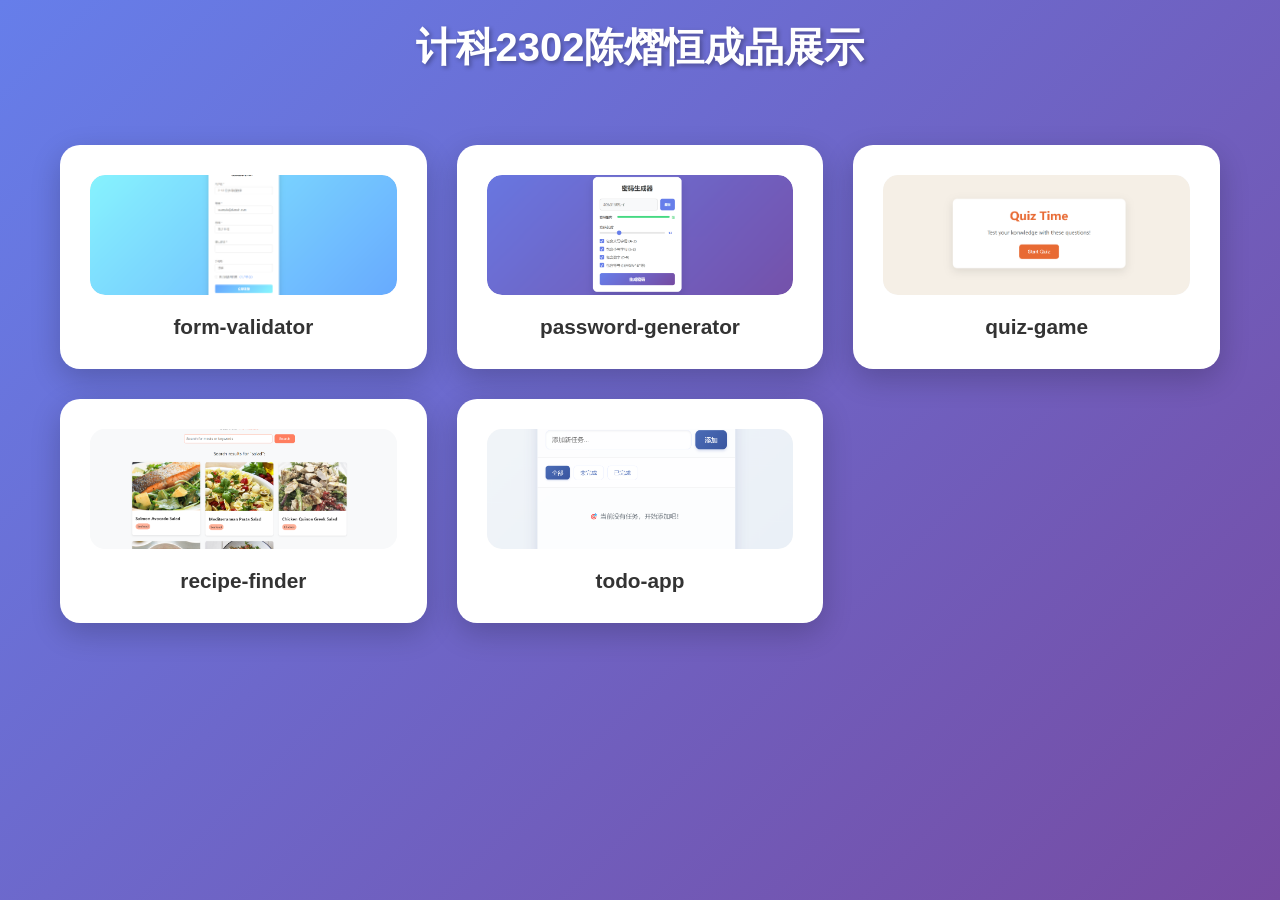
<file: index.html>
<!DOCTYPE html>
<html lang="zh-CN">
<head>
    <meta charset="UTF-8">
    <meta name="viewport" content="width=device-width, initial-scale=1.0">
    <title>网页作品集</title>
    <link rel="stylesheet" href="style.css">
    <link rel="stylesheet" href="https://cdnjs.cloudflare.com/ajax/libs/font-awesome/6.7.2/css/all.min.css" integrity="sha512-Evv84Mr4kqVGRNSgIGL/F/aIDqQb7xQ2vcrdIwxfjThSH8CSR7PBEakCr51Ck+w+/U6swU2Im1vVX0SVk9ABhg==" crossorigin="anonymous" referrerpolicy="no-referrer" />
</head>
<body>
    <div class="container">
        <header class="main-header">
            <h1>计科2302陈熠恒成品展示</h1>
        </header>
        
        <div class="cards-container">
            <div class="card" data-app="form">
                <div class="card-image">
                    <img src="images/form-validator.png" alt="用户注册表单" />
                </div>
                <div class="card-title">form-validator</div>
            </div>
            
            <div class="card" data-app="password">
                <div class="card-image">
                    <img src="images/password-generator.png" alt="密码生成器" />
                </div>
                <div class="card-title">password-generator</div>
            </div>
            
            <div class="card" data-app="quiz">
                <div class="card-image">
                    <img src="images/quiz-game.png" alt="在线测验" />
                </div>
                <div class="card-title">quiz-game</div>
            </div>
            
            <div class="card" data-app="recipe">
                <div class="card-image">
                    <img src="images/recipe-finder.png" alt="食谱查找器" />
                </div>
                <div class="card-title">recipe-finder</div>
            </div>
            
            <div class="card" data-app="TODO">
                <div class="card-image">
                    <img src="images/todo-app.png" alt="待办事项管理" />
                </div>
                <div class="card-title">todo-app</div>
            </div>
        </div>
    </div>
    
    <script src="script.js"></script>
</body>
</html>
</file>
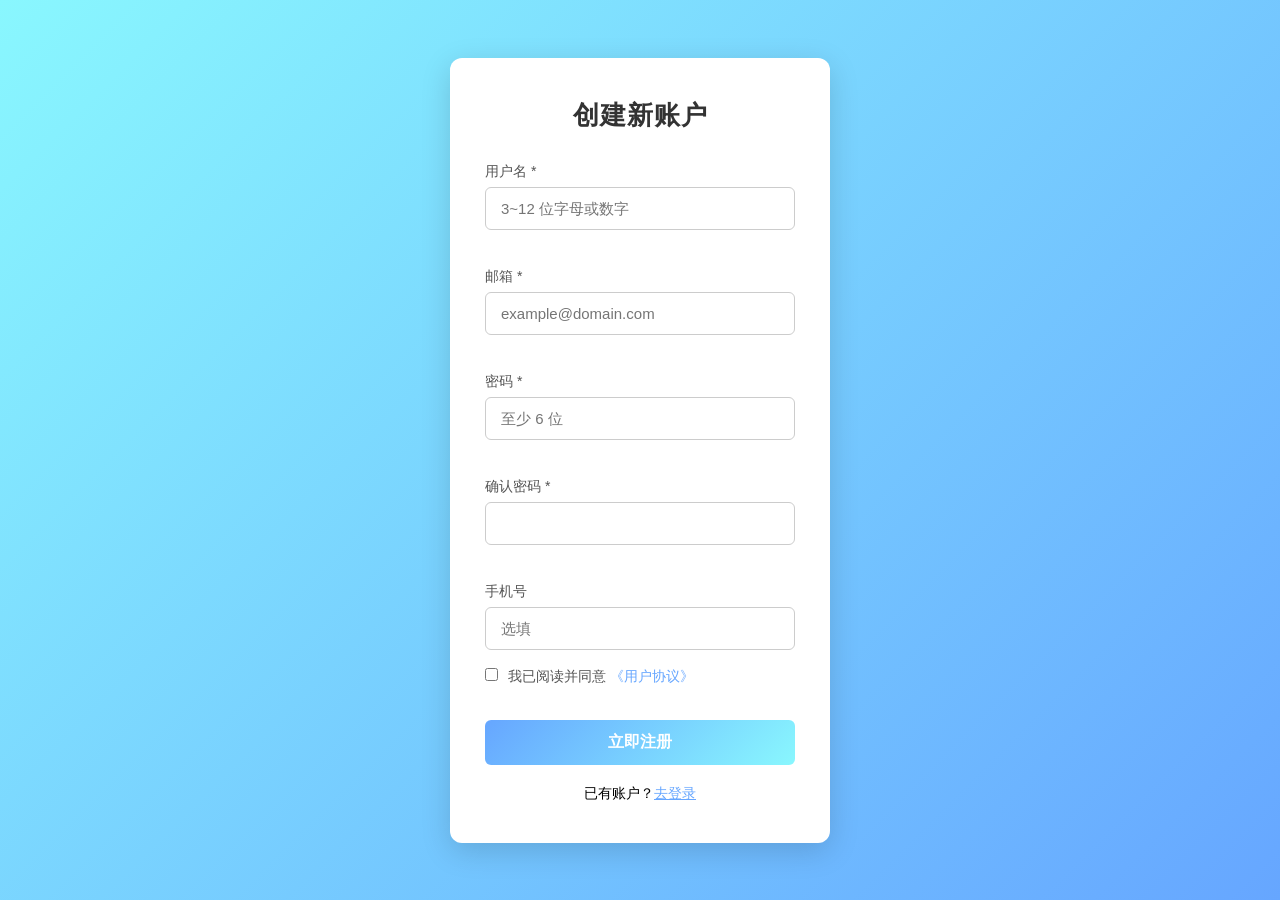
<file: form/index.html>
<!DOCTYPE html>
<html lang="zh-CN">
<head>
    <meta charset="UTF-8">
    <meta name="viewport" content="width=device-width, initial-scale=1.0">
    <title>用户注册</title>
    <link rel="stylesheet" href="css/style.css">
</head>
<body>
    <div class="register-container">
        <div class="register-box">
            <h2 class="register-title">创建新账户</h2>

            <form id="registerForm" class="register-form" novalidate>
                <!-- 用户名 -->
                <div class="form-group">
                    <label for="username">用户名 *</label>
                    <input type="text" id="username" placeholder="3~12 位字母或数字" required>
                    <span class="error" id="usernameErr"></span>
                </div>

                <!-- 邮箱 -->
                <div class="form-group">
                    <label for="email">邮箱 *</label>
                    <input type="email" id="email" placeholder="example@domain.com" required>
                    <span class="error" id="emailErr"></span>
                </div>

                <!-- 密码 -->
                <div class="form-group">
                    <label for="password">密码 *</label>
                    <input type="password" id="password" placeholder="至少 6 位" required>
                    <span class="error" id="passwordErr"></span>
                </div>

                <!-- 确认密码 -->
                <div class="form-group">
                    <label for="confirmPwd">确认密码 *</label>
                    <input type="password" id="confirmPwd" required>
                    <span class="error" id="confirmPwdErr"></span>
                </div>

                <!-- 手机号（可选） -->
                <div class="form-group">
                    <label for="phone">手机号</label>
                    <input type="tel" id="phone" placeholder="选填">
                </div>

                <!-- 协议 -->
                <div class="form-group checkbox-group">
                    <label>
                        <input type="checkbox" id="agree" required>
                        我已阅读并同意 <a href="#" target="_blank">《用户协议》</a>
                    </label>
                    <span class="error" id="agreeErr"></span>
                </div>

                <button type="submit" class="register-btn">立即注册</button>
            </form>

            <div class="login-link">
                已有账户？<a href="../login/index.html">去登录</a>
            </div>

            <div id="msg" class="msg-box"></div>
        </div>
    </div>

    <script src="js/script.js"></script>
</body>
</html>
</file>
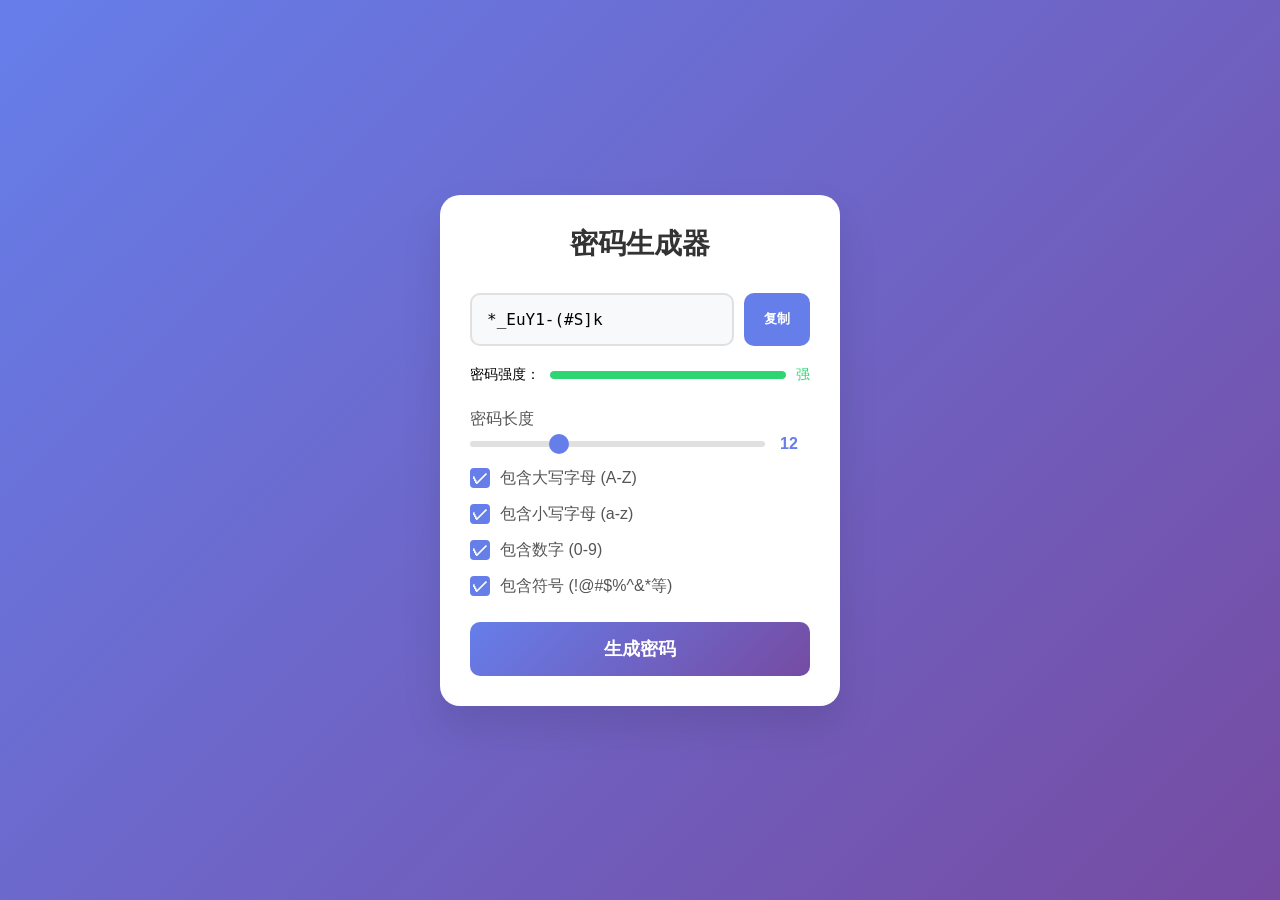
<file: password/index.html>
<!DOCTYPE html>
<html lang="zh-CN">
<head>
    <meta charset="UTF-8">
    <meta name="viewport" content="width=device-width, initial-scale=1.0">
    <title>密码生成器</title>
    <link rel="stylesheet" href="style.css">
</head>
<body>
    <div class="container">
        <div class="password-generator">
            <h1>密码生成器</h1>
            
            <!-- 密码显示区域 -->
            <div class="password-display">
                <input type="text" id="password" readonly placeholder="点击生成密码">
                <button id="copy" class="copy-btn">复制</button>
            </div>
            
            <!-- 密码强度指示器 -->
            <div class="strength-indicator">
                <span>密码强度：</span>
                <div class="strength-bar">
                    <div id="strength-bar-fill" class="strength-bar-fill"></div>
                </div>
                <span id="strength-text">弱</span>
            </div>
            
            <!-- 设置面板 -->
            <div class="settings">
                <!-- 密码长度 -->
                <div class="setting-item">
                    <label for="length">密码长度</label>
                    <div class="length-control">
                        <input type="range" id="length" min="4" max="32" value="12">
                        <span id="length-value">12</span>
                    </div>
                </div>
                
                <!-- 字符类型选项 -->
                <div class="setting-item">
                    <label class="checkbox-label">
                        <input type="checkbox" id="uppercase" checked>
                        <span class="checkmark"></span>
                        包含大写字母 (A-Z)
                    </label>
                </div>
                
                <div class="setting-item">
                    <label class="checkbox-label">
                        <input type="checkbox" id="lowercase" checked>
                        <span class="checkmark"></span>
                        包含小写字母 (a-z)
                    </label>
                </div>
                
                <div class="setting-item">
                    <label class="checkbox-label">
                        <input type="checkbox" id="numbers" checked>
                        <span class="checkmark"></span>
                        包含数字 (0-9)
                    </label>
                </div>
                
                <div class="setting-item">
                    <label class="checkbox-label">
                        <input type="checkbox" id="symbols" checked>
                        <span class="checkmark"></span>
                        包含符号 (!@#$%^&*等)
                    </label>
                </div>
            </div>
            
            <!-- 生成按钮 -->
            <button id="generate" class="generate-btn">生成密码</button>
        </div>
    </div>
    
    <script src="script.js"></script>
</body>
</html>
</file>
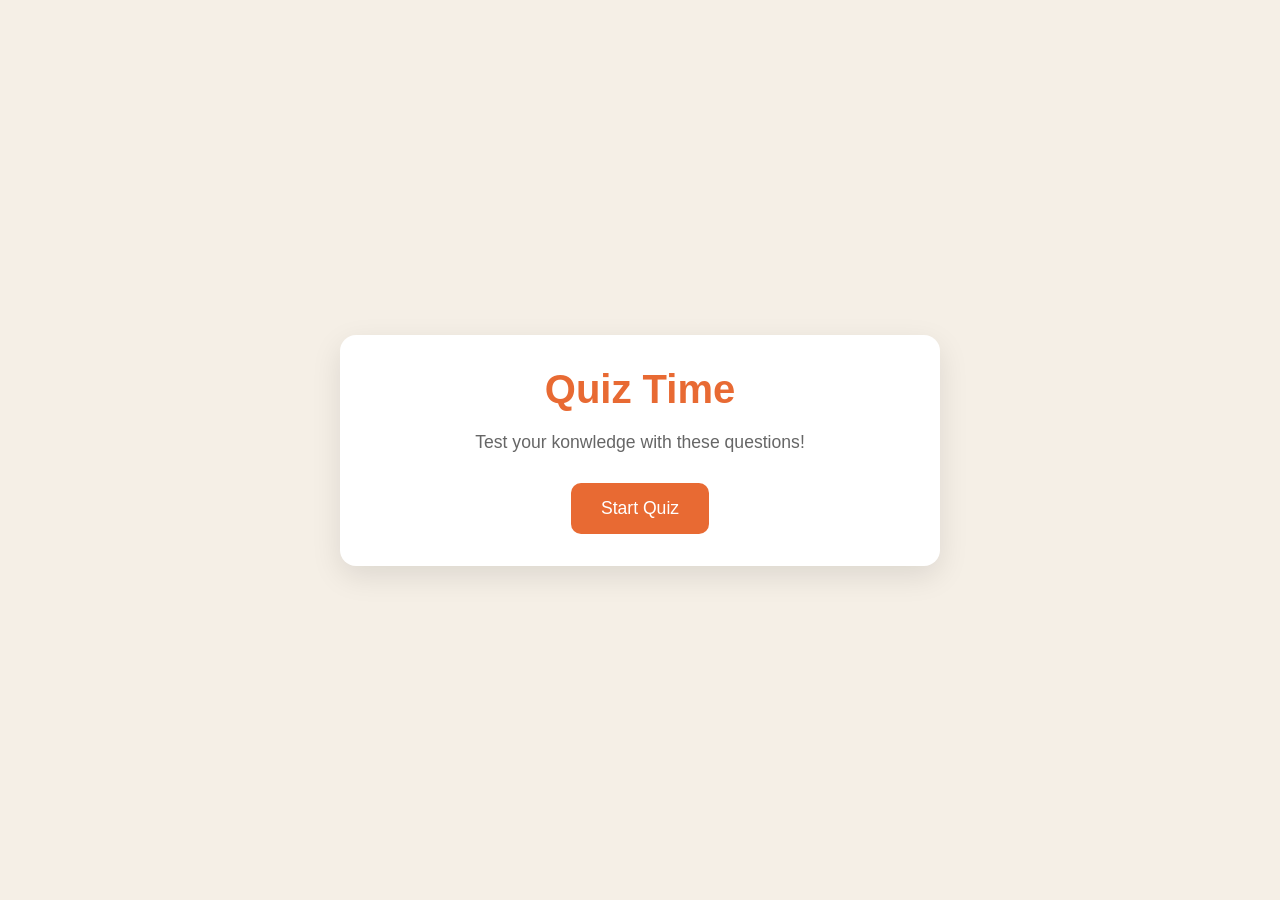
<file: quiz/index.html>
<!DOCTYPE html>
<html lang="en">
<head>
    <meta charset="UTF-8">
    <meta name="viewport" content="width=device-width, initial-scale=1.0">
    <title>Quiz Game</title>
    <link rel="stylesheet" href="style.css"/>
</head>
<body>
    <div class="container">
        <div class="screen active" id="start-screen">
            <h1>Quiz Time</h1>
            <p>Test your konwledge with these questions!</p>
            <button id="start-btn">Start Quiz</button>
        </div>

        <div class="screen" id="quiz-screen">
            <div class="quiz-header">
                <h2 id="question-text">Question goes here</h2>
                <div class="quiz-info">
                    <p>Question <span id="current-question">1</span> of <span id="total-questions">5</span></p>
                    <p>Score:<span id="score">0</span></p>
                </div>
            </div>

            <div class="answers-container" id="answers-container">
                <!--
                <button class="answer-btn" data-correct="true/false">Answer Text 1</button>
                <button class="answer-btn" data-correct="true/false">Answer Text 2</button>
                <button class="answer-btn" data-correct="true/false">Answer Text 3</button>
                <button class="answer-btn" data-correct="true/false">Answer Text 4</button>
            -->
            </div>

            <div class="progress-bar">
                <div id="progress" class="progress"></div>
            </div>
        </div>

        <div class="screen" id="result-screen">
            <h1>Quiz Result</h1>
            <div class="result-info">
                <p>You scored <span id="final-score">0</span> out of <span id="max-score">5</span></p>
                <div class="result-message">
                    Good Job!
                </div>
            </div>
            <button id="restart-btn">Restart Quiz</button>
        </div>
    </div>
    <script src="script.js"></script>
</body>
</html>
</file>
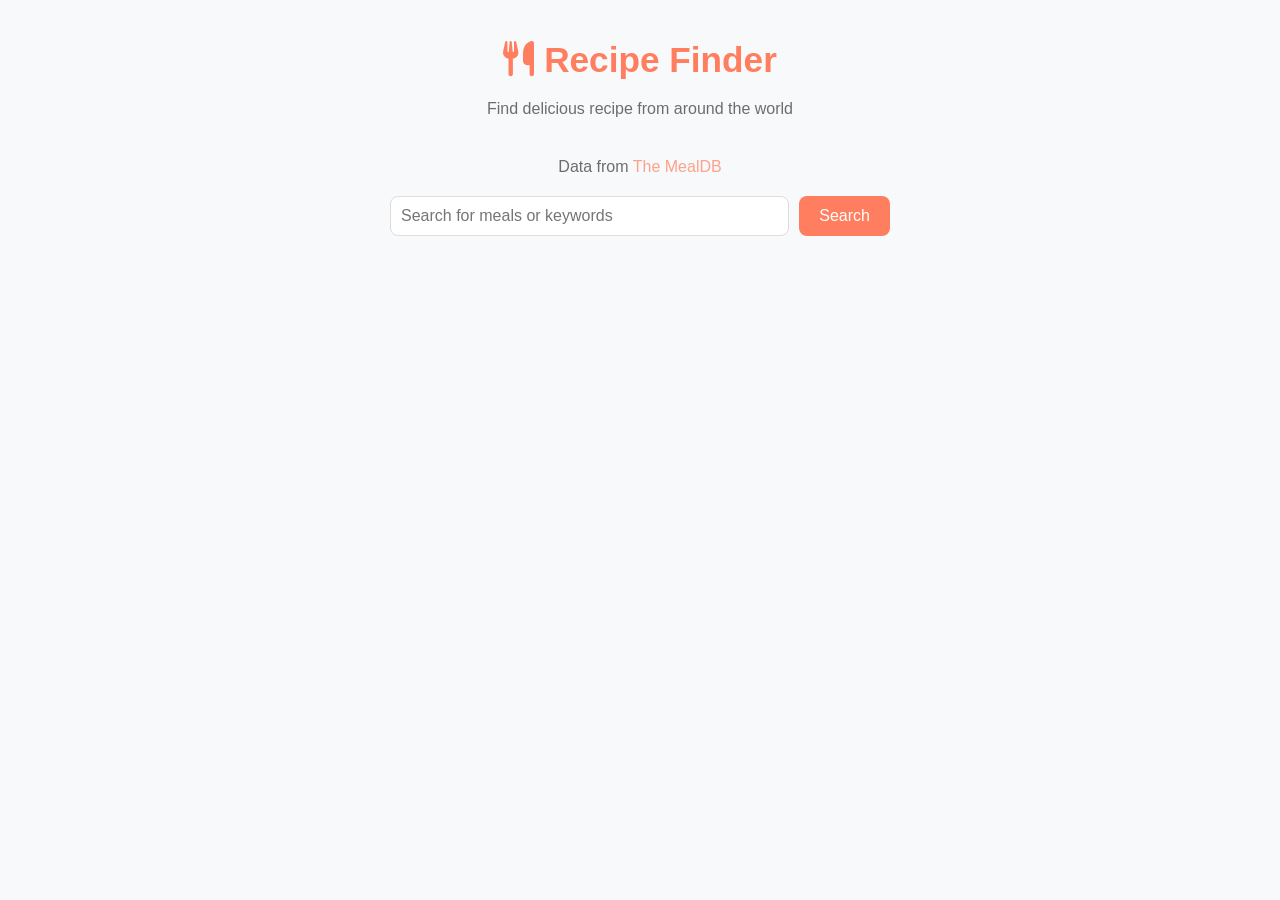
<file: recipe/index.html>
<!DOCTYPE html>
<html lang="en">
<head>
    <meta charset="UTF-8">
    <meta name="viewport" content="width=device-width, initial-scale=1.0">
    <title>Recipe Finder</title>
    <link rel="stylesheet" href="style.css" class="css">
    <link
          rel="stylesheet"
          href="https://cdnjs.cloudflare.com/ajax/libs/font-awesome/6.7.2/css/all.min.css"
          integrity="sha512-Evv84Mr4kqVGRNSgIGL/F/aIDqQb7xQ2vcrdIwxfjThSH8CSR7PBEakCr51Ck+w+/U6swU2Im1vVX0SVk9ABhg=="
          crossorigin="anonymous"
          referrerpolicy="no-referrer"
    />
</head>
<body>
    <div class="container">
        <header>
            <h1><i class="fa-solid fa-utensils"></i>Recipe Finder</h1>
            <p>Find delicious recipe from around the world</p>
        </header>

        <p class="api-link">Data from <a href="https://www.themealdb.com/api.php">The MealDB</a></p>
        <div class="search-container">
            <input type="text" id="search-input" placeholder="Search for meals or keywords"/>
            <button id="search-btn">Search</button>
        </div>

        <div id="error-container" class="hidden">
            <p>No meals found.Try another input.</p>
        </div>

        <div id="result-heading">
        </div>

        <div id="meals" class="meals-container">
            <!--
            <div class="meal" data-meal-id="52777">
                <img src="https://www.themealdb.com/images/media/meals/wvqpwt1468339226.jpg" alt="Mediterranean Pasta Salad">
                <div class="meal-info">
                    <h3 class="meal-title">Mediterranean Pasta Salad</h3>
                    <div class="meal-category">Seafood</div>
                </div>
            </div>
            <div class="meal" data-meal-id="52777">
                <img src="https://www.themealdb.com/images/media/meals/wvqpwt1468339226.jpg" alt="Mediterranean Pasta Salad">
                <div class="meal-info">
                    <h3 class="meal-title">Mediterranean Pasta Salad</h3>
                    <div class="meal-category">Seafood</div>
                </div>
            </div>
            <div class="meal" data-meal-id="52777">
                <img src="https://www.themealdb.com/images/media/meals/wvqpwt1468339226.jpg" alt="Mediterranean Pasta Salad">
                <div class="meal-info">
                    <h3 class="meal-title">Mediterranean Pasta Salad</h3>
                    <div class="meal-category">Seafood</div>
                </div>
            </div>  
        -->
        </div>
        
        <div id="meal-details" class="hidden">

            <button id="back-btn"><i class="fa-solid fa-arrow-left"></i>Back to recipes</button>
            <div class="meal-details-content">
                <!--
                <img src="https://www.themealdb.com/images/media/meals/wvqpwt1468339226.jpg" alt="Mediterranean Pasta Salad" class="meal-details-img">
           <h2 class="meal-details-title">Mediterranean Pasta Salad</h2>
           <div class="meal-details-category">
             <span>Seafood</span>
           </div>
           <div class="meal-details-instructions">
             <h3>Instructions</h3>
             <p>Bring a large saucepan of salted water to the boil
              Add the pasta, stir once and cook for about 10 minutes or as directed on the packet.Meanwhile, wash the tomatoes and cut into quarters. Slice the olives. Wash the basil.</p>
           </div>
           <div class="meal-details-ingredients">
             <h3>Ingredients</h3>
             <ul class="ingredients-list">  
                 <li><i class="fas fa-check-circle"></i> 200 g mozzarella balls</li>
                 <li><i class="fas fa-check-circle"></i> 250 g baby plum tomatoes</li>           
                 <li><i class="fas fa-check-circle"></i> 1  bunch fresh basil</li>     
                 <li><i class="fas fa-check-circle"></i> 350 g farfalle</li>       
                 <li><i class="fas fa-check-circle"></i> 3  tablespoons extra virgin olive oil</li>          
                 <li><i class="fas fa-check-circle"></i> 40 g Green Olives</li>          
                 <li><i class="fas fa-check-circle"></i> 200 g tuna</li>            
                 <li><i class="fas fa-check-circle"></i> to taste salt</li>            
                 <li><i class="fas fa-check-circle"></i> to taste pepper</li>            
             </ul>
           </div>
             <a href="https://www.youtube.com/watch?v=e52IL8zYmaE" target="_blank" class="youtube-link">
               <i class="fab fa-youtube"></i> Watch Video
             </a>
            -->

            </div>
        </div>

    </div>
    
    <script src="script.js"></script>
</body>
</html>
</file>
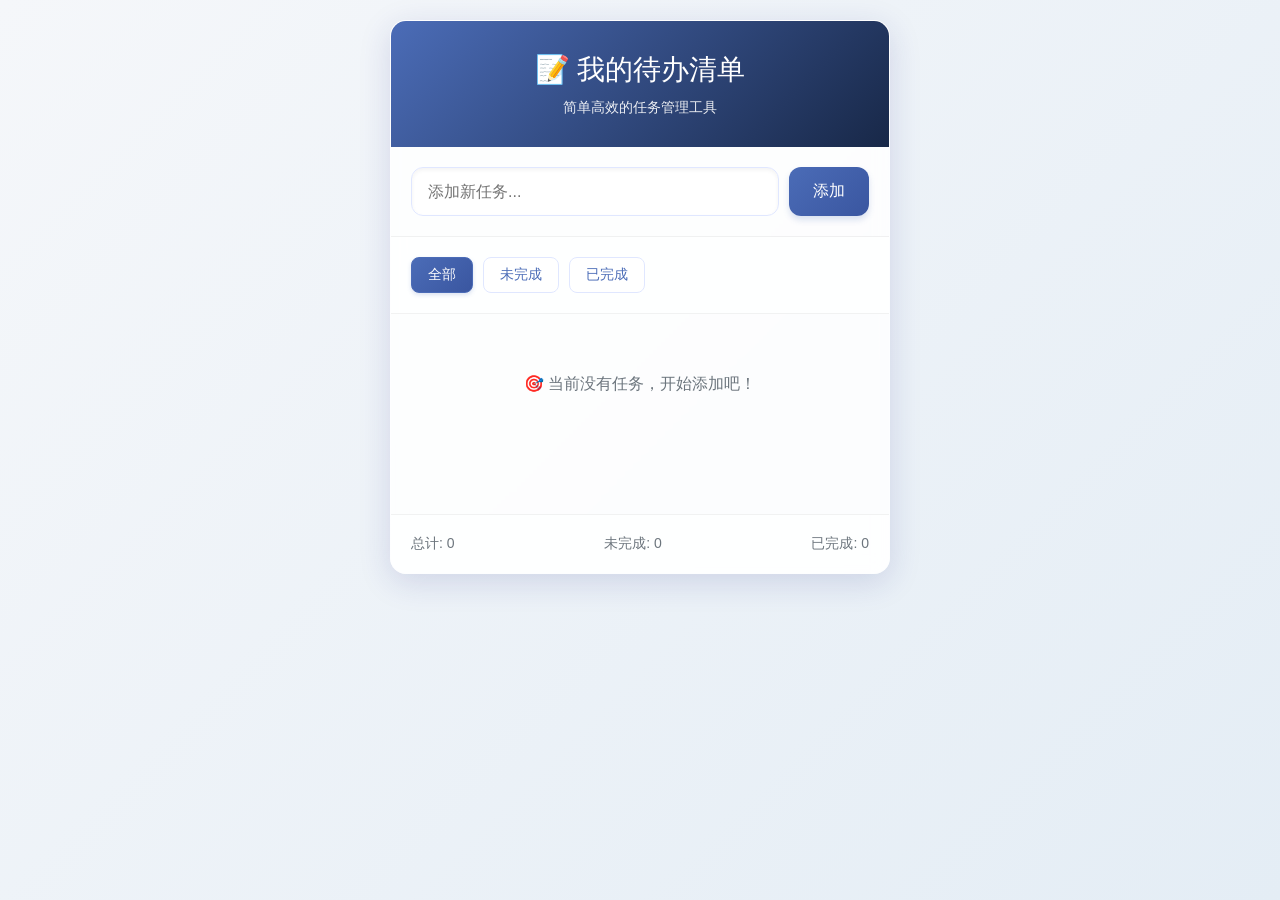
<file: Todo/index.html>
<!DOCTYPE html>
<html lang="zh-CN">
<head>
    <meta charset="UTF-8">
    <meta name="viewport" content="width=device-width, initial-scale=1.0">
    <title>我的待办清单</title>
    <link rel="stylesheet" href="style.css">
</head>
<body>
    <div class="container">
        <div class="header">
            <h1>📝 我的待办清单</h1>
            <p>简单高效的任务管理工具</p>
        </div>

        <div class="input-section">
            <div class="input-container">
                <input type="text" id="todoInput" placeholder="添加新任务..." autocomplete="off">
                <button id="addBtn">添加</button>
            </div>
        </div>

        <div class="filter-buttons">
            <button class="filter-btn active" data-filter="all">全部</button>
            <button class="filter-btn" data-filter="active">未完成</button>
            <button class="filter-btn" data-filter="completed">已完成</button>
        </div>

        <div class="todo-list" id="todoList">
            <div class="empty-state">
                <p>🎯 还没有任务，开始添加吧！</p>
            </div>
        </div>

        <div class="stats">
            <span id="totalCount">总计: 0</span>
            <span id="activeCount">未完成: 0</span>
            <span id="completedCount">已完成: 0</span>
        </div>
    </div>

    <script src="script.js"></script>
</body>
</html>
</file>
<file: style.css>
* {
    margin: 0;
    padding: 0;
    box-sizing: border-box;
}

body {
    font-family: 'Segoe UI', Tahoma, Geneva, Verdana, sans-serif;
    background: linear-gradient(135deg, #667eea 0%, #764ba2 100%);
    min-height: 100vh;
    padding: 20px;
}

.container {
    max-width: 1200px;
    margin: 0 auto;
}

.main-header {
    text-align: center;
    margin-bottom: 50px;
    color: white;
}

.main-header h1 {
    font-size: 2.5rem;
    font-weight: 700;
    text-shadow: 2px 2px 4px rgba(0, 0, 0, 0.3);
    margin-bottom: 10px;
}

.cards-container {
    display: grid;
    grid-template-columns: repeat(auto-fit, minmax(280px, 1fr));
    gap: 30px;
    padding: 20px;
}

.card {
    background: white;
    border-radius: 20px;
    padding: 30px;
    text-align: center;
    box-shadow: 0 10px 30px rgba(0, 0, 0, 0.2);
    cursor: pointer;
    transition: all 0.3s ease;
    position: relative;
    overflow: hidden;
}

.card:hover {
    transform: translateY(-5px);
    box-shadow: 0 5px 10px rgba(0, 0, 0, 0.1);
}

.card-image {
    position: relative;
    z-index: 2;
    margin-bottom: 20px;
    height: 120px;
    display: flex;
    align-items: center;
    justify-content: center;
    overflow: hidden;
    border-radius: 15px;
    background: #f8f9fa;
}

.card-image img {
    width: 100%;
    height: 100%;
    object-fit: cover;
    transition: all 0.3s ease;
    border-radius: 15px;
}

.card:hover .card-image img {
    transform: scale(1.05);
}

.card-title {
    position: relative;
    z-index: 2;
    font-size: 1.3rem;
    font-weight: 600;
    color: #333;
    transition: color 0.3s ease;
}

.card:hover .card-title {
    color: #667eea;
}

/* 移动设备适配 */
@media (max-width: 768px) {
    body {
        padding: 10px;
    }
    
    .main-header h1 {
        font-size: 2rem;
    }
    
    .cards-container {
        grid-template-columns: 1fr;
        gap: 20px;
        padding: 10px;
    }
    
    .card {
        padding: 25px;
    }
    
    .card-image {
        height: 100px;
    }
    
    .card-title {
        font-size: 1.1rem;
    }
}

@media (max-width: 480px) {
    .main-header h1 {
        font-size: 1.5rem;
    }
    
    .card {
        padding: 20px;
    }
    
    .card-image {
        height: 80px;
    }
    
    .card-title {
        font-size: 1rem;
    }
}
</file>
<file: form/css/style.css>
/* 重置 */
* { margin: 0; padding: 0; box-sizing: border-box; }

body {
    font-family: "Helvetica Neue", Arial, sans-serif;
    background: linear-gradient(135deg, #89f7fe 0%, #66a6ff 100%);
    min-height: 100vh;
    display: flex;
    align-items: center;
    justify-content: center;
}

.register-container {
    width: 100%;
    max-width: 420px;
    padding: 20px;
}

.register-box {
    background: #fff;
    border-radius: 12px;
    box-shadow: 0 8px 30px rgba(0, 0, 0, 0.15);
    padding: 40px 35px;
}

.register-title {
    text-align: center;
    margin-bottom: 30px;
    color: #333;
    font-size: 26px;
    letter-spacing: 1px;
}

.form-group {
    margin-bottom: 18px;
    display: flex;
    flex-direction: column;
}

.form-group label {
    margin-bottom: 6px;
    font-size: 14px;
    color: #555;
}

.form-group input {
    padding: 12px 15px;
    border: 1px solid #ccc;
    border-radius: 6px;
    font-size: 15px;
    transition: border 0.3s;
}

.form-group input:focus {
    outline: none;
    border-color: #66a6ff;
}

.error {
    font-size: 12px;
    color: #e74c3c;
    margin-top: 4px;
    height: 16px;
}

.checkbox-group {
    flex-direction: row;
    align-items: center;
}
.checkbox-group input[type=checkbox] {
    margin-right: 6px;
}
.checkbox-group a {
    color: #66a6ff;
    text-decoration: none;
}
.checkbox-group a:hover {
    text-decoration: underline;
}

.register-btn {
    width: 100%;
    padding: 12px;
    margin-top: 10px;
    border: none;
    border-radius: 6px;
    background: linear-gradient(135deg, #66a6ff 0%, #89f7fe 100%);
    color: #fff;
    font-size: 16px;
    font-weight: bold;
    cursor: pointer;
    transition: opacity 0.3s;
}
.register-btn:hover {
    opacity: 0.9;
}

.login-link {
    text-align: center;
    margin-top: 20px;
    font-size: 14px;
}
.login-link a {
    color: #66a6ff;
}

.msg-box {
    margin-top: 15px;
    font-size: 14px;
    text-align: center;
    display: none;
}
.msg-box.success {
    color: #27ae60;
    display: block;
}
.msg-box.error {
    color: #e74c3c;
    display: block;
}
</file>
<file: password/style.css>
* {
    margin: 0;
    padding: 0;
    box-sizing: border-box;
}

body {
    font-family: 'Segoe UI', Tahoma, Geneva, Verdana, sans-serif;
    background: linear-gradient(135deg, #667eea 0%, #764ba2 100%);
    min-height: 100vh;
    display: flex;
    align-items: center;
    justify-content: center;
    padding: 20px;
}

.container {
    width: 100%;
    max-width: 400px;
}

.password-generator {
    background: white;
    border-radius: 20px;
    padding: 30px;
    box-shadow: 0 20px 40px rgba(0, 0, 0, 0.1);
}

h1 {
    text-align: center;
    color: #333;
    margin-bottom: 30px;
    font-size: 28px;
}

.password-display {
    display: flex;
    gap: 10px;
    margin-bottom: 20px;
}

#password {
    flex: 1;
    padding: 15px;
    border: 2px solid #e0e0e0;
    border-radius: 10px;
    font-size: 16px;
    font-family: monospace;
    background: #f8f9fa;
}

.copy-btn {
    padding: 15px 20px;
    background: #667eea;
    color: white;
    border: none;
    border-radius: 10px;
    cursor: pointer;
    font-weight: bold;
    transition: 0.3s;
}

.copy-btn:hover {
    background: #5a6fd8;
}

.strength-indicator {
    display: flex;
    align-items: center;
    gap: 10px;
    margin-bottom: 25px;
    font-size: 14px;
}

.strength-bar {
    flex: 1;
    height: 8px;
    background: #e0e0e0;
    border-radius: 4px;
    overflow: hidden;
}

.strength-bar-fill {
    height: 100%;
    width: 0%;
    transition: all 0.3s ease;
    border-radius: 4px;
}

.strength-weak {
    background: #ff4757;
    width: 33%;
}

.strength-medium {
    background: #ffa502;
    width: 66%;
}

.strength-strong {
    background: #2ed573;
    width: 100%;
}

.settings {
    margin-bottom: 25px;
}

.setting-item {
    margin-bottom: 15px;
}

.setting-item label {
    display: block;
    margin-bottom: 5px;
    color: #555;
    font-weight: 500;
}

.length-control {
    display: flex;
    align-items: center;
    gap: 15px;
}

#length {
    flex: 1;
    appearance: none;  
    height: 6px;
    background: #e0e0e0;
    border-radius: 3px;
    outline: none;
}

#length::-webkit-slider-thumb {
    -webkit-appearance: none;
    width: 20px;
    height: 20px;
    background: #667eea;
    border-radius: 50%;
    cursor: pointer;
}

#length-value {
    font-weight: bold;
    color: #667eea;
    min-width: 30px;
}

.checkbox-label {
    display: flex !important;
    align-items: center;
    cursor: pointer;
    user-select: none;
}

.checkbox-label input {
    display: none;
}

.checkmark {
    width: 20px;
    height: 20px;
    border: 2px solid #e0e0e0;
    border-radius: 4px;
    margin-right: 10px;
    position: relative;
    transition: all 0.3s;
}

.checkbox-label input:checked + .checkmark {
    background: #667eea;
    border-color: #667eea;
}

.checkbox-label input:checked + .checkmark::after {
    content: '✓';
    position: absolute;
    top: 50%;
    left: 50%;
    transform: translate(-50%, -50%);
    color: white;
    font-weight: bold;
}

.generate-btn {
    width: 100%;
    padding: 15px;
    background: linear-gradient(135deg, #667eea 0%, #764ba2 100%);
    color: white;
    border: none;
    border-radius: 10px;
    font-size: 18px;
    font-weight: bold;
    cursor: pointer;
    transition: transform 0.3s;
}

.generate-btn:hover {
    transform: translateY(-2px);
}

.generate-btn:active {
    transform: translateY(0);
}

/* 响应式设计 */
@media (max-width: 480px) {
    .password-generator {
        padding: 20px;
    }
    
    h1 {
        font-size: 24px;
    }
}
</file>
<file: quiz/style.css>
*{
    margin: 0;
    padding: 0;
    box-sizing: border-box;
}

body{
    background: #f5efe6;
    display: flex;
    justify-content: center;
    align-items: center;
    min-height: 100vh;
    padding: 1rem;
    font-family: sans-serif;
}

.container{
    background-color: white;
    border-radius: 1rem;
    box-shadow: 0 10px 30px rgba(0, 0, 0, 0.1);
    width: 100%;
    max-width: 600px;
    overflow: hidden;
    position: relative;
}

.screen{
    display: none;
    padding: 2rem;
    text-align: center;
}

.screen.active{
    display: block;
}

#start-screen h1{
    color: #e86a33;
    margin-bottom: 20px;
    font-size: 2.5rem;
}

#start-screen p{
    color: #666;
    margin-bottom: 30px;
    font-size: 1.1rem;
}

button{
    background-color: #e86a33;
    color: white;
    border: none;
    padding: 15px 30px;
    border-radius: 10px;
    font-size: 1.1rem;
    cursor: pointer;
    transition: background-color 0.3s;
}

button:hover{
    background-color: #d45b28;
}

.quiz-header{
    margin-bottom: 1rem;
}

#question-text{
    color: #333;
    font-size: 1.5rem;
    margin-bottom: 1rem;
}

.quiz-info{
    display: flex;
    justify-content: space-between;
    color: #666;
    margin-bottom: 10px;
}

.answers-container{
    display: flex;
    flex-direction: column;
    gap: 10px;
    margin-bottom: 20px;
}

.answer-btn{
    background-color: #f8f0e5;
    color: #333;
    border: 2px solid #eadbc8;
    border-radius: 10px;
    padding: 1rem;
    cursor: pointer;
    text-align: left;
    transition: all 0.3s;
}
.answer-btn:hover{
    background-color: #eadbc8;
    border-color: #dac0ae;
}

.answer-btn.correct{
    background-color: #e6fff0;
    border-color: #a3f0c4;
    color: #28a745;
}

.answer-btn.incorrect{
    background-color: #fff0f0;
    border-color: #ffbdbd;
    color: #dc3545;
}

.progress-bar{
    height: 10px;
    background-color: #f8f0e5;
    border-radius: 5px;
    overflow: hidden;
    margin-top: 20px;
}

.progress{
    height: 100%;
    background-color: #e86a33;
    width: 0%;
    transition: width 0.3s;
}

#result-screen h1{
    color: #e86a33;
    margin-bottom: 30px;
}

.result-info{
    background-color: #f8f0e5;
    border-radius: 10px;
    padding: 20px;
    margin-bottom: 30px;
}

.result-info p{
    font-size: 1.2rem;
    color: #333;
    margin-bottom: 1rem;
}

.result-message{
    font-size: 1.5rem;
    font-weight: 600;
    color: #e86a33;
}

@media(max-width:500px){
    .screen{
        padding: 1rem;
    }

    #start-screen h1{
        font-size: 2rem;
    }

    #question-text{
        font-size: 1.3rem;
    }

    .answer-bar{
        padding: 12px;
    }

    button{
        padding: 12px 25px;
        font-size: 1rem;
    }
}
</file>
<file: recipe/style.css>
* {
  margin: 0;
  padding: 0;
  box-sizing: border-box;
}

:root {
  --primary: #ff7e5f;
  --primary-dark: #eb5e41;
  --primary-light: #ffb199;
  --secondary: #0ba360;
  --text-dark: #333333;
  --text-light: #f8f9fa;
  --background: #ffffff;
  --background-light: #f8f9fa;
  --card-bg: #ffffff;
  --border-radius: 8px;
  --shadow: 0 2px 4px rgba(0, 0, 0, 0.1);
  --transition: all 0.3s ease;
}

body{
    font-family: sans-serif;
    background-color: var(--background-light);
    color: var(--text-dark);
    line-height: 1.6;
}

.container{
    width: 100%;
    max-width: 1000px;
    margin: 0 auto;
    padding: 2rem 1rem;
}

header{
    text-align: center;
    margin-bottom: 2rem;
}

h1{
    font-size: 2.2rem;
    color: var(--primary);
    margin-bottom: 0.5rem;
}

h1 i{
    margin-right: 10px;
}

header p{
    color: var(--text-dark);
    opacity: 0.7;
}

.api-link{
    color: var(--text-dark);
    opacity: 0.7;
    text-align: center;
    margin-bottom: 1rem;
}

.api-link a{
    color: var(--primary);
    text-decoration: none;
}

.search-container{
    display: flex;
    margin-bottom: 2rem;
    gap: 10px;
    max-width: 500px;
    margin-left: auto;
    margin-right: auto;
}

input[type="text"]{
    flex: 1;
    padding: 10px 10px;
    font-size: 1rem;
    border-radius: 8px;
    border: 1px solid #ddd;
    background-color: var(--background);
    color: var(--text-dark);
    outline: none;
}

input[type="text"]:focus{
    border-color: var(--primary);
}

button{
    background-color: var(--primary);
    color: white;
    border: none;
    padding: 0 20px;
    font-size: 1rem;
    cursor: pointer;
    border-radius: 8px;
    transition: all 0.3s;
}

button:hover{
    background-color: var(--primary-dark);
}

#result-heading{
    text-align: center;
    margin-bottom: 1.5rem;
    font-size: 1.2rem;
    color: var(--text-dark);
}

.meals-container{
    display: grid;
    grid-template-columns: repeat(auto-fill,minmax(250px,1fr));
    gap: 1.5rem;
}

.meal{
    background-color: var(--card-bg);
    border-radius: 8px;
    box-shadow: var(--shadow);
    overflow: hidden;
    transition: var(--transition);
    cursor: pointer;
    position: relative;
}

.meal:hover{
    transform: translateY(-5px);
    box-shadow: 0 5px 10px rgba(0, 0, 0, 0.1);
}

.meal img{
    width: 100%;
    height: 220px;
    object-fit: cover;
}

.meal-info{
    padding: 1rem;
}

.meal-title{
    font-size: 1.1rem;
    margin-bottom: 0.5rem;
    color: var(--text-dark);
}

.meal-category{
    display: inline-block;
    background-color: var(--primary-light);
    color: var(--text-dark);
    padding: 3px 8px;
    font-size: 0.8rem;
    border-radius: 20px;
    margin-bottom: 10px;
}

#meal-details{
    background-color: var(--background);
    border-radius: 8px;
    box-shadow: var(--shadow);
    padding: 1.5rem;
    margin: 2rem 0;
}

.hidden{
    display: none;
}

#back-btn{
    margin-bottom: 1.5rem;
    background-color: transparent;
    color: var(--primary);
    border: 1px solid var(--primary);
    padding: 8px 16px;
}

#back-btn:hover{
    background-color: var(--primary);
    color: white;
}

.meal-details-content{
    display: flex;
    flex-direction: column;
    align-items: center;
}

.meal-details-img{
    width: 100%;
    max-width: 400px;
    border-bottom: var(--border-radius);
    margin-bottom: 1.5rem;
}

.meal-details-title{
    font-size: 1.8rem;
    color: var(--primary);
    margin-bottom: 0.5rem;
    text-align: center;
}

.meal-details-category{
    margin-bottom: 1rem;
    text-align: center;
}

.meal-details-category span{
    background-color: var(--primary-light);
    padding: 4px 12px;
    border-radius: 20px;
    font-size: 0.9rem;
}

.meal-details-instructions{
    margin-bottom: 1.5rem;
    line-height: 1.7;
}


.meal-details-instruction h3{
    margin-bottom: 0.5rem;
}

.ingredients-list{
    list-style-type: none;
    display: grid;
    grid-template-columns: repeat(auto-fill,minmax(180px,1fr));
    gap: 8px;
    margin-bottom: 1.5rem;
    width: 100%;
}

.ingredients-list li{
    display: flex;
    align-items: center;
    padding: 6px 8px;
    background-color: var(--background-light);
    border-radius: var(--border-radius);
    font-size: 0.9rem;
}

.ingredients-list li i{
    color: var(--secondary);
    margin-right: 8px;
}

.youtube-link{
    display: inline-block;
    background-color: #ff0000;
    color: white;
    padding: 8px 16px;
    border-radius: 4px;
    text-decoration: none;
    font-weight: 600;
}

.youtube-link i{
    margin-right: 8px;
}

 #error-container{
    background-color: rgba(255,126,95,0.1);
    border: 1px solid var(--primary);
    color: var(--primary-dark);
    padding: 1rem;
    border-radius: var(--border-radius);
    text-align: center;
    margin-bottom: 1.5rem;
 }

@media(max-width:600px){
    .search-container{
        flex-direction: column;
    }

    button#search-btn{
        width: 100%;
        padding: 10px;
    }

    .meals-container{
        grid-template-columns: 1fr;
    }

    .meal-details-img{
        max-width: 100%;
    }
}
</file>
<file: Todo/style.css>
* {
    margin: 0;
    padding: 0;
    box-sizing: border-box;
}

body {
    font-family: 'Segoe UI', Tahoma, Geneva, Verdana, sans-serif;
    background: linear-gradient(135deg, #f5f7fa 0%, #e4edf5 100%);
    min-height: 100vh;
    padding: 20px;
}

.container {
    max-width: 500px;
    margin: 0 auto;
    background: rgba(255, 255, 255, 0.85);
    border-radius: 16px;
    box-shadow: 0 8px 32px rgba(31, 38, 135, 0.15);
    backdrop-filter: blur(8px);
    -webkit-backdrop-filter: blur(8px);
    border: 1px solid rgba(255, 255, 255, 0.3);
    overflow: hidden;
}

.header {
    background: linear-gradient(135deg, #4b6cb7 0%, #182848 100%);
    color: white;
    padding: 30px 20px;
    text-align: center;
}

.header h1 {
    font-size: 28px;
    margin-bottom: 10px;
    font-weight: 300;
}

.header p {
    opacity: 0.9;
    font-size: 14px;
}

.input-section {
    padding: 20px;
    border-bottom: 1px solid rgba(0, 0, 0, 0.05);
}

.input-container {
    display: flex;
    gap: 10px;
}

#todoInput {
    flex: 1;
    padding: 14px 16px;
    border: 1px solid #e0e7ff;
    border-radius: 12px;
    font-size: 16px;
    outline: none;
    transition: all 0.3s ease;
    background: rgba(255, 255, 255, 0.7);
    box-shadow: inset 0 2px 4px rgba(0, 0, 0, 0.05);
}

#todoInput:focus {
    border-color: #4b6cb7;
    box-shadow: 0 0 0 3px rgba(75, 108, 183, 0.2);
}

#addBtn {
    padding: 14px 24px;
    background: linear-gradient(135deg, #4b6cb7 0%, #3a56a0 100%);
    color: white;
    border: none;
    border-radius: 12px;
    font-size: 16px;
    cursor: pointer;
    transition: all 0.3s ease;
    font-weight: 500;
    box-shadow: 0 4px 6px rgba(75, 108, 183, 0.2);
}

#addBtn:hover {
    transform: translateY(-2px);
    box-shadow: 0 6px 8px rgba(75, 108, 183, 0.3);
}

#addBtn:active {
    transform: translateY(0);
}

.filter-buttons {
    display: flex;
    gap: 10px;
    padding: 20px;
    border-bottom: 1px solid rgba(0, 0, 0, 0.05);
    background: rgba(255, 255, 255, 0.6);
}

.filter-btn {
    padding: 8px 16px;
    border: 1px solid #e0e7ff;
    background: rgba(255, 255, 255, 0.7);
    border-radius: 8px;
    cursor: pointer;
    font-size: 14px;
    transition: all 0.3s ease;
    color: #4b6cb7;
    font-weight: 500;
}

.filter-btn.active {
    background: linear-gradient(135deg, #4b6cb7 0%, #3a56a0 100%);
    color: white;
    border-color: #4b6cb7;
    box-shadow: 0 2px 4px rgba(75, 108, 183, 0.2);
}

.filter-btn:hover:not(.active) {
    background: rgba(75, 108, 183, 0.1);
}

.todo-list {
    padding: 20px;
    min-height: 200px;
}

.todo-item {
    display: flex;
    align-items: center;
    padding: 16px;
    margin-bottom: 12px;
    background: rgba(255, 255, 255, 0.7);
    border-radius: 12px;
    transition: all 0.3s ease;
    border: 1px solid rgba(0, 0, 0, 0.05);
    box-shadow: 0 4px 6px rgba(0, 0, 0, 0.03);
}

.todo-item:hover {
    transform: translateY(-2px);
    box-shadow: 0 6px 12px rgba(0, 0, 0, 0.08);
    border-color: rgba(75, 108, 183, 0.2);
}

.todo-item.completed {
    opacity: 0.7;
}

.todo-item.completed .todo-text {
    text-decoration: line-through;
    color: #6c757d;
}

.checkbox {
    width: 22px;
    height: 22px;
    margin-right: 15px;
    cursor: pointer;
    accent-color: #4b6cb7;
}

.todo-text {
    flex: 1;
    font-size: 16px;
    color: #333;
    line-height: 1.5;
}

.delete-btn {
    padding: 6px 12px;
    background: rgba(220, 53, 69, 0.1);
    color: #dc3545;
    border: none;
    border-radius: 8px;
    font-size: 12px;
    cursor: pointer;
    opacity: 0.7;
    transition: all 0.3s ease;
    font-weight: 500;
}

.delete-btn:hover {
    opacity: 1;
    background: rgba(220, 53, 69, 0.2);
    transform: scale(1.05);
}

.empty-state {
    text-align: center;
    padding: 40px;
    color: #6c757d;
}

.stats {
    padding: 20px;
    background: rgba(255, 255, 255, 0.6);
    border-top: 1px solid rgba(0, 0, 0, 0.05);
    display: flex;
    justify-content: space-between;
    font-size: 14px;
    color: #6c757d;
    font-weight: 500;
}
</file>
